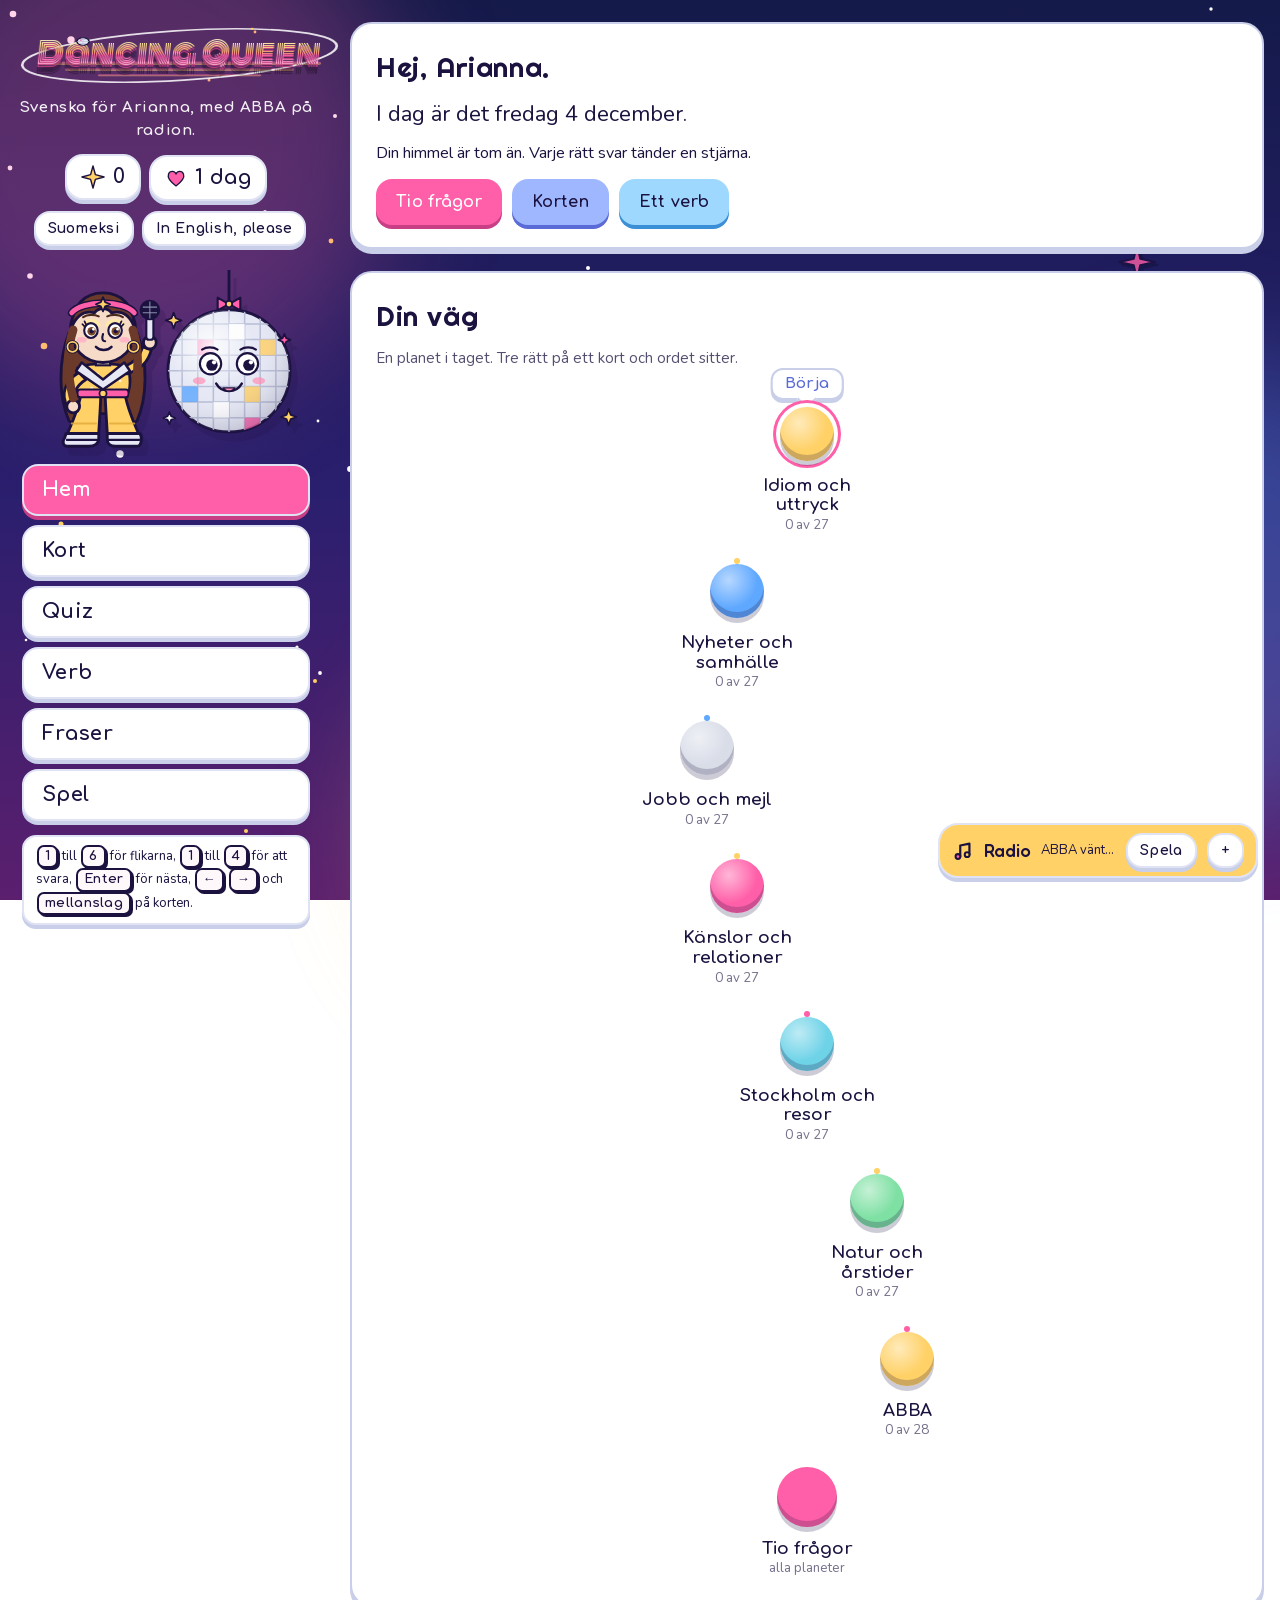
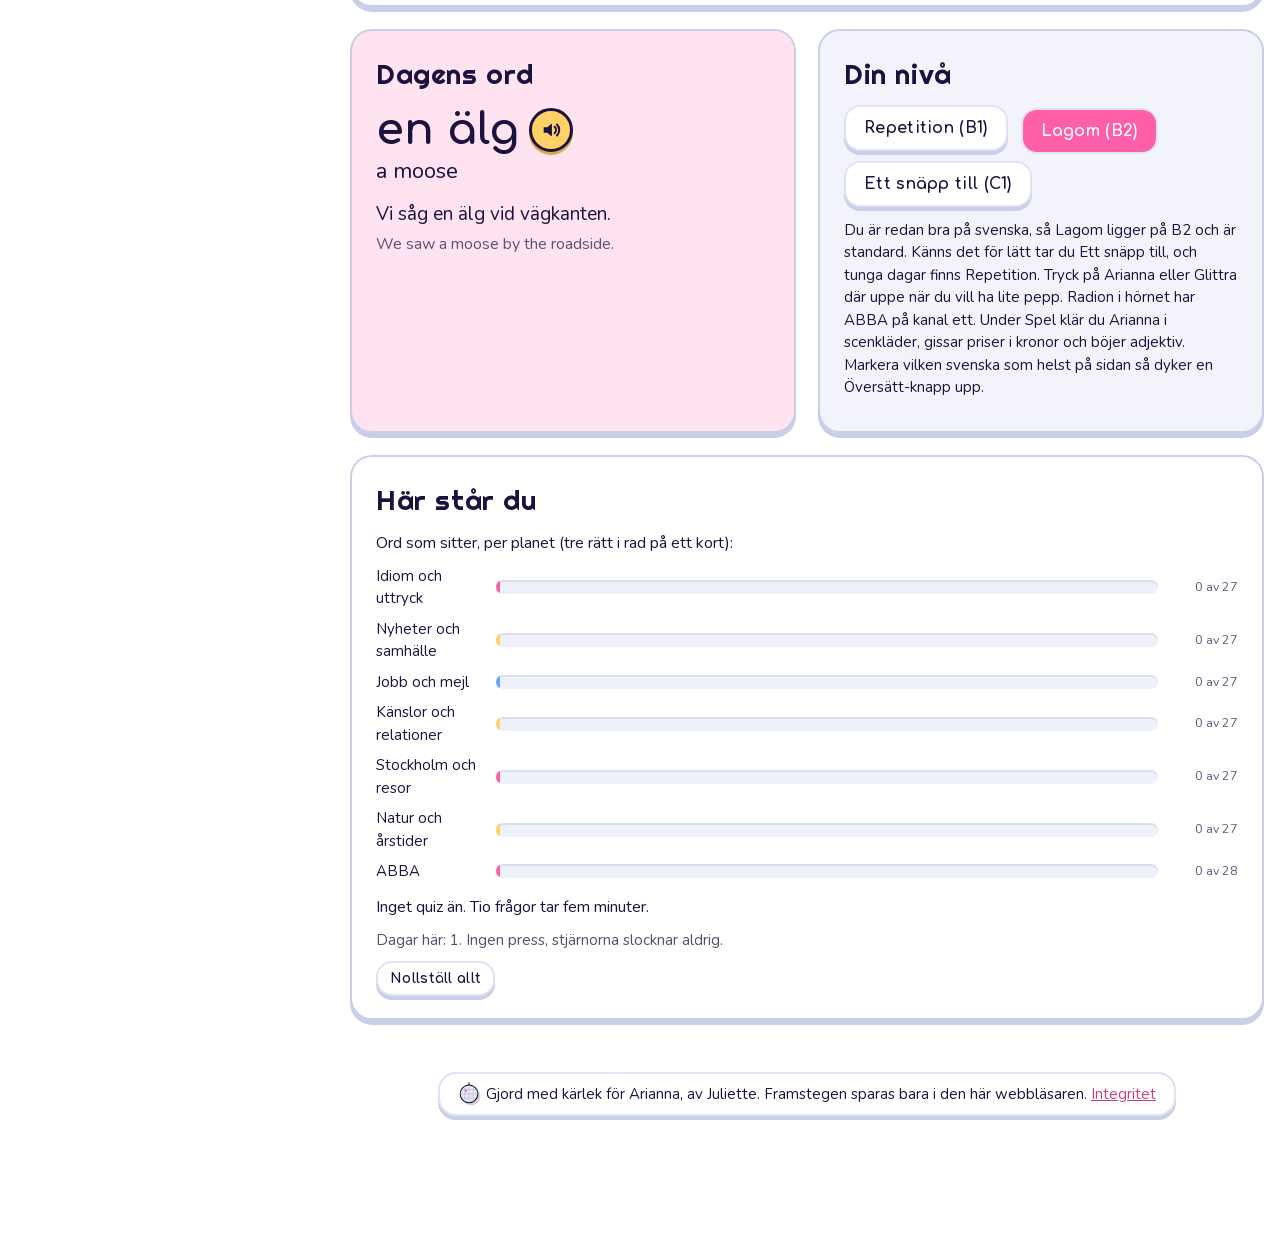
<file: index.html>
<!doctype html>
<html lang="sv">
<head>
<meta charset="utf-8">
<meta name="viewport" content="width=device-width, initial-scale=1">
<title>Dancing Queen</title>
<meta name="description" content="Svenska för Arianna, med ABBA på radion.">
<link rel="stylesheet" href="fonts/fonts.css?v=1">
<link rel="stylesheet" href="style.css?v=2">
<link rel="manifest" href="manifest.webmanifest">
<meta name="apple-mobile-web-app-capable" content="yes">
<meta name="apple-mobile-web-app-status-bar-style" content="black-translucent">
<meta name="apple-mobile-web-app-title" content="Dancing Queen">
<meta name="theme-color" content="#141a4a">
<link rel="apple-touch-icon" href="icon-180.png">
<link rel="icon" href="data:image/svg+xml,%3Csvg xmlns='http://www.w3.org/2000/svg' viewBox='0 0 100 100'%3E%3Ccircle cx='50' cy='54' r='40' fill='%23e6e9f5' stroke='%231c1240' stroke-width='6'/%3E%3Cpath d='M10 54h80M18 34h64M18 74h64M50 14v80M30 20v68M70 20v68' stroke='%23b7bdd6' stroke-width='3'/%3E%3Ccircle cx='36' cy='40' r='6' fill='%23ff5fa8'/%3E%3Ccircle cx='66' cy='64' r='6' fill='%23ffd166'/%3E%3C/svg%3E">
</head>
<body>
<svg id="sky" aria-hidden="true"></svg>
<div class="blob a"></div><div class="blob b"></div><div class="blob c"></div>

<div class="wrap">
<header class="top">
  <button class="char j" id="charJ" aria-label="Arianna">
    <span class="bubble" id="bubbleJ"></span>
    <svg viewBox="0 0 200 270" xmlns="http://www.w3.org/2000/svg">
      <!-- hair back, long and wavy -->
      <path d="M52 108 C36 150 38 200 52 232 C60 240 70 232 74 222 L126 222 C130 232 140 240 148 232 C162 200 164 150 148 108 Z" fill="#6b3a2a" stroke="#1c1240" stroke-width="4" stroke-linejoin="round"/>
      <!-- flared legs -->
      <path d="M70 188 C68 208 58 232 50 250 L94 250 C95 230 97 208 97 188 Z" fill="#ffd166" stroke="#1c1240" stroke-width="4" stroke-linejoin="round"/>
      <path d="M103 188 C103 208 105 230 106 250 L150 250 C142 232 132 208 130 188 Z" fill="#ffd166" stroke="#1c1240" stroke-width="4" stroke-linejoin="round"/>
      <path d="M56 236 h34 M110 236 h34" stroke="#e0a93a" stroke-width="3" stroke-linecap="round" opacity=".8"/>
      <!-- platform boots -->
      <path d="M48 250 H94 V258 C94 264 88 268 80 268 H50 C44 268 42 262 46 256 Z" fill="#e6e9f5" stroke="#1c1240" stroke-width="4" stroke-linejoin="round"/>
      <path d="M106 250 H152 C156 256 154 268 148 268 H118 C110 268 106 264 106 258 Z" fill="#e6e9f5" stroke="#1c1240" stroke-width="4" stroke-linejoin="round"/>
      <path d="M48 259 h46 M106 259 h46" stroke="#1c1240" stroke-width="3"/>
      <!-- jumpsuit body -->
      <path d="M64 158 C60 178 62 196 68 196 L132 196 C138 196 140 178 136 158 C126 150 74 150 64 158 Z" fill="#ffd166" stroke="#1c1240" stroke-width="4" stroke-linejoin="round"/>
      <g fill="#fff" opacity=".75"><circle cx="78" cy="172" r="2"/><circle cx="92" cy="166" r="2"/><circle cx="110" cy="170" r="2"/><circle cx="124" cy="176" r="2"/><circle cx="84" cy="186" r="2"/><circle cx="116" cy="188" r="2"/><circle cx="100" cy="180" r="2"/></g>
      <!-- belt -->
      <rect x="64" y="188" width="72" height="11" rx="4" fill="#ff5fa8" stroke="#1c1240" stroke-width="3"/>
      <circle cx="100" cy="193.5" r="5" fill="#ffd166" stroke="#1c1240" stroke-width="2.5"/>
      <!-- left arm on the hip -->
      <path d="M66 164 C46 176 40 196 50 212 L62 208 C56 198 60 184 76 174 Z" fill="#ffd166" stroke="#1c1240" stroke-width="4" stroke-linejoin="round"/>
      <circle cx="58" cy="212" r="9" fill="#f6dcc8" stroke="#1c1240" stroke-width="4"/>
      <!-- right arm up with the microphone -->
      <path d="M134 166 C152 160 164 150 168 132 L156 128 C152 142 144 150 130 156 Z" fill="#ffd166" stroke="#1c1240" stroke-width="4" stroke-linejoin="round"/>
      <circle cx="166" cy="122" r="9" fill="#f6dcc8" stroke="#1c1240" stroke-width="4"/>
      <rect x="161" y="84" width="10" height="34" rx="4" fill="#e6e9f5" stroke="#1c1240" stroke-width="3"/>
      <circle cx="166" cy="76" r="13" fill="#1c1240" stroke="#1c1240" stroke-width="3"/>
      <path d="M156 72 h20 M156 80 h20 M166 64 v24" stroke="#8a8fb0" stroke-width="1.5"/>
      <!-- wide pointed collar -->
      <path d="M70 150 L100 174 L130 150 L138 162 L100 188 L62 162 Z" fill="#e6e9f5" stroke="#1c1240" stroke-width="3.5" stroke-linejoin="round"/>
      <!-- neck -->
      <rect x="90" y="140" width="20" height="14" fill="#f6dcc8" stroke="#1c1240" stroke-width="3"/>
      <!-- face -->
      <circle cx="100" cy="104" r="46" fill="#f6dcc8" stroke="#1c1240" stroke-width="4"/>
      <!-- hair front with curtain bangs -->
      <path d="M56 100 C56 70 74 52 100 52 C126 52 144 70 144 100 C138 84 128 76 112 80 C106 72 94 72 88 80 C72 76 62 86 56 100 Z" fill="#6b3a2a" stroke="#1c1240" stroke-width="4" stroke-linejoin="round"/>
      <path d="M58 104 C48 134 50 168 58 200" fill="none" stroke="#6b3a2a" stroke-width="12" stroke-linecap="round"/>
      <path d="M142 104 C152 134 150 168 142 200" fill="none" stroke="#6b3a2a" stroke-width="12" stroke-linecap="round"/>
      <!-- sparkly headband -->
      <path d="M56 80 C70 62 130 62 144 80" fill="none" stroke="#1c1240" stroke-width="11" stroke-linecap="round"/>
      <path d="M56 80 C70 62 130 62 144 80" fill="none" stroke="#ff5fa8" stroke-width="7" stroke-linecap="round"/>
      <path d="M100 58 l3 7 7 3 -7 3 -3 7 -3 -7 -7 -3 7 -3z" fill="#ffd166" stroke="#1c1240" stroke-width="2.5" stroke-linejoin="round"/>
      <!-- hoop earrings -->
      <circle cx="57" cy="128" r="7" fill="none" stroke="#1c1240" stroke-width="5"/><circle cx="57" cy="128" r="7" fill="none" stroke="#ffd166" stroke-width="2.5"/>
      <circle cx="143" cy="128" r="7" fill="none" stroke="#1c1240" stroke-width="5"/><circle cx="143" cy="128" r="7" fill="none" stroke="#ffd166" stroke-width="2.5"/>
      <!-- eyes with gold shimmer, lashes, brows -->
      <path d="M72 97 C78 90 90 90 94 97" fill="none" stroke="#ffe9a8" stroke-width="6" stroke-linecap="round" opacity=".95"/>
      <path d="M106 97 C110 90 122 90 128 97" fill="none" stroke="#ffe9a8" stroke-width="6" stroke-linecap="round" opacity=".95"/>
      <ellipse cx="83" cy="105" rx="9.5" ry="10.5" fill="#fff" stroke="#1c1240" stroke-width="3"/>
      <ellipse cx="117" cy="105" rx="9.5" ry="10.5" fill="#fff" stroke="#1c1240" stroke-width="3"/>
      <circle cx="84" cy="106" r="6" fill="#7a4a2a"/><circle cx="118" cy="106" r="6" fill="#7a4a2a"/>
      <circle cx="84" cy="106" r="3" fill="#1c1240"/><circle cx="118" cy="106" r="3" fill="#1c1240"/>
      <circle cx="86.5" cy="103" r="1.8" fill="#fff"/><circle cx="120.5" cy="103" r="1.8" fill="#fff"/>
      <path d="M74 99 l-3 -3 M76 96 l-2 -4 M126 99 l3 -3 M124 96 l2 -4" stroke="#1c1240" stroke-width="2.5" stroke-linecap="round"/>
      <path d="M72 86 C78 82 88 82 94 85 M106 85 C112 82 122 82 128 86" fill="none" stroke="#4a2a1e" stroke-width="3" stroke-linecap="round"/>
      <!-- blush, nose, smile -->
      <ellipse cx="70" cy="118" rx="7" ry="4" fill="#ffb6c6"/><ellipse cx="130" cy="118" rx="7" ry="4" fill="#ffb6c6"/>
      <path d="M100 110 c-2 6 -1 10 3 10" fill="none" stroke="#1c1240" stroke-width="3" stroke-linecap="round"/>
      <path d="M90 128 C96 134 106 134 112 128" fill="none" stroke="#1c1240" stroke-width="3.5" stroke-linecap="round"/>
    </svg>
  </button>

  <div class="title">
    <h1>Dancing Queen</h1>
    <p>Svenska för Arianna, med ABBA på radion.</p>
    <div class="starbadge" id="starBadge" title="Stjärnor du har samlat">
      <svg viewBox="0 0 100 100"><path d="M50 4 L60 40 L96 50 L60 60 L50 96 L40 60 L4 50 L40 40 Z" fill="#ffd166" stroke="#1c1240" stroke-width="6" stroke-linejoin="round"/></svg>
      <span id="starCount">0</span>
    </div>
  </div>

  <button class="char c" id="charC" aria-label="Glittra">
    <span class="bubble" id="bubbleC"></span>
    <svg viewBox="0 0 200 250" xmlns="http://www.w3.org/2000/svg">
      <defs>
        <clipPath id="ballclip"><circle cx="100" cy="142" r="86"/></clipPath>
        <radialGradient id="ballshine" cx=".35" cy=".3" r=".8"><stop offset="0" stop-color="#fff" stop-opacity=".9"/><stop offset=".45" stop-color="#fff" stop-opacity="0"/><stop offset="1" stop-color="#1c1240" stop-opacity=".25"/></radialGradient>
      </defs>
      <!-- string and little bow -->
      <path d="M100 0 v50" stroke="#1c1240" stroke-width="4" stroke-linecap="round"/>
      <path d="M100 48 l-16 -9 v18 z M100 48 l16 -9 v18 z" fill="#ff5fa8" stroke="#1c1240" stroke-width="3" stroke-linejoin="round"/>
      <circle cx="100" cy="48" r="4.5" fill="#ffd166" stroke="#1c1240" stroke-width="2.5"/>
      <!-- mirror ball -->
      <circle cx="100" cy="142" r="86" fill="#e6e9f5" stroke="#1c1240" stroke-width="4"/>
      <g clip-path="url(#ballclip)" stroke="#b7bdd6" stroke-width="2.2" fill="none">
        <path d="M0 142 H200 M0 120 H200 M0 164 H200 M0 98 H200 M0 186 H200 M0 76 H200 M0 208 H200"/>
        <path d="M100 56 V228 M78 56 V228 M122 56 V228 M56 56 V228 M144 56 V228 M34 70 V214 M166 70 V214"/>
      </g>
      <g clip-path="url(#ballclip)" opacity=".85">
        <rect x="56" y="98" width="22" height="22" fill="#ff5fa8"/><rect x="122" y="164" width="22" height="22" fill="#ffd166"/><rect x="144" y="98" width="22" height="22" fill="#ffd166"/><rect x="34" y="164" width="22" height="22" fill="#5fa8ff"/><rect x="78" y="186" width="22" height="22" fill="#fff"/><rect x="100" y="76" width="22" height="22" fill="#fff"/><rect x="122" y="208" width="22" height="22" fill="#ff5fa8"/>
      </g>
      <circle cx="100" cy="142" r="86" fill="url(#ballshine)"/>
      <!-- face -->
      <circle cx="74" cy="132" r="15" fill="#fff" stroke="#1c1240" stroke-width="3"/>
      <circle cx="126" cy="132" r="15" fill="#fff" stroke="#1c1240" stroke-width="3"/>
      <circle cx="76" cy="134" r="8" fill="#1c1240"/><circle cx="128" cy="134" r="8" fill="#1c1240"/>
      <circle cx="79" cy="130" r="3" fill="#fff"/><circle cx="131" cy="130" r="3" fill="#fff"/>
      <path d="M62 112 C68 108 78 108 84 112 M116 112 C122 108 132 108 138 112" fill="none" stroke="#1c1240" stroke-width="3" stroke-linecap="round"/>
      <ellipse cx="58" cy="156" rx="9" ry="5" fill="#ff8fb4" opacity=".7"/><ellipse cx="142" cy="156" rx="9" ry="5" fill="#ff8fb4" opacity=".7"/>
      <path d="M82 160 C90 174 110 174 118 160" fill="none" stroke="#1c1240" stroke-width="3.5" stroke-linecap="round"/>
      <path d="M92 166 c3 6 13 6 16 0 z" fill="#ff8fb4" stroke="#1c1240" stroke-width="2"/>
      <!-- sparkles -->
      <path d="M22 60 l3 8 8 3 -8 3 -3 8 -3 -8 -8 -3 8 -3z" fill="#ffd166" stroke="#1c1240" stroke-width="2.5" stroke-linejoin="round"/>
      <path d="M178 90 l2.5 6 6 2.5 -6 2.5 -2.5 6 -2.5 -6 -6 -2.5 6 -2.5z" fill="#ff5fa8" stroke="#1c1240" stroke-width="2.5" stroke-linejoin="round"/>
      <path d="M16 200 l2.5 6 6 2.5 -6 2.5 -2.5 6 -2.5 -6 -6 -2.5 6 -2.5z" fill="#fff" stroke="#1c1240" stroke-width="2.5" stroke-linejoin="round"/>
      <path d="M184 196 l3 8 8 3 -8 3 -3 8 -3 -8 -8 -3 8 -3z" fill="#ffd166" stroke="#1c1240" stroke-width="2.5" stroke-linejoin="round"/>
    </svg>
  </button>
</header>

<nav class="tabs" id="tabs">
  <button class="tab on" data-view="home">Hem</button>
  <button class="tab" data-view="cards">Kort</button>
  <button class="tab" data-view="quiz">Quiz</button>
  <button class="tab" data-view="verbs">Verb</button>
  <button class="tab" data-view="phrases">Fraser</button>
  <button class="tab" data-view="games">Spel</button>
</nav>

<main>
<section id="view-home">
  <div class="panel">
    <h2 id="greeting">Hej, Arianna.</h2>
    <p class="big" id="dateLine"></p>
    <p id="starLine"></p>
    <div class="row" style="margin-top:14px">
      <button class="btn pink" data-go="quiz">Tio frågor</button>
      <button class="btn lilac" data-go="cards">Korten</button>
      <button class="btn blue" data-go="verbs">Ett verb</button>
    </div>
  </div>
  <div class="cols">
    <div class="panel pink">
      <h2>Dagens ord</h2>
      <div class="row"><span class="word" id="wodFr"></span><button class="speak" id="wodSpeak" aria-label="Lyssna"><svg viewBox="0 0 24 24"><path d="M4 9v6h4l5 4V5L8 9H4z" fill="#1c1240"/><path d="M16 8.5a5 5 0 0 1 0 7M18.5 6a8.5 8.5 0 0 1 0 12" fill="none" stroke="#1c1240" stroke-width="2.2" stroke-linecap="round"/></svg></button></div>
      <p class="big" id="wodEn"></p>
      <p class="ex" id="wodEx"></p>
    </div>
    <div class="panel soft">
      <h2>Din nivå</h2>
      <div class="levels" id="levels">
        <button class="btn plain" data-lvl="1">Repetition (B1)</button>
        <button class="btn plain" data-lvl="2">Lagom (B2)</button>
        <button class="btn plain" data-lvl="3">Ett snäpp till (C1)</button>
      </div>
      <p class="small" style="margin-top:12px">Du är redan bra på svenska, så Lagom ligger på B2 och är standard. Känns det för lätt tar du Ett snäpp till, och tunga dagar finns Repetition. Tryck på Arianna eller Glittra där uppe när du vill ha lite pepp. Radion i hörnet har ABBA på kanal ett. Under Spel klär du Arianna i scenkläder, gissar priser i kronor och böjer adjektiv. Markera vilken svenska som helst på sidan så dyker en Översätt-knapp upp.</p>
    </div>
  </div>
  <div class="panel" id="progressPanel"></div>
</section>

<section id="view-cards" hidden>
  <div class="panel">
    <h2>Vilken planet i dag?</h2>
    <div class="planets" id="deckPlanets"></div>
  </div>
  <div id="cardArea"></div>
</section>

<section id="view-quiz" hidden>
  <div id="quizArea"></div>
</section>

<section id="view-verbs" hidden>
  <div class="panel">
    <h2>Böj det här</h2>
    <div class="row">
      <select id="verbSel"></select>
      <select id="tenseSel">
        <option value="pres">presens</option>
        <option value="pret">preteritum</option>
        <option value="perf">perfekt</option>
        <option value="fut">futurum</option>
      </select>
      <button class="btn sm plain" id="verbTable">Visa tabellen</button>
    </div>
    <div id="verbArea" style="margin-top:18px"></div>
    <div id="verbTableArea" style="margin-top:14px"></div>
  </div>
</section>

<section id="view-games" hidden><div id="gameArea"></div></section>

<section id="view-phrases" hidden>
  <div class="panel">
    <h2>Sånt du faktiskt säger</h2>
    <div class="row" style="margin-bottom:8px">
      <button class="btn sm plain" id="toggleEn">Dölj engelskan</button>
      <button class="btn sm plain" id="challengeMode">Utmaning</button>
      <button class="btn sm plain" id="shufflePhrases">Blanda</button>
    </div>
    <div id="phraseList"></div>
  </div>
</section>
</main>

<footer>Gjord med kärlek för Arianna, av Juliette. Framstegen sparas bara i den här webbläsaren. <a href="privacy.html">Integritet</a></footer>
</div>

<aside class="radio min" id="radio">
  <div class="bar">
    <svg class="icon" viewBox="0 0 24 24"><path d="M9 18V6l10-2v12" fill="none" stroke="#1c1240" stroke-width="2.4" stroke-linecap="round" stroke-linejoin="round"/><circle cx="6.5" cy="18" r="2.6" fill="#ff5fa8" stroke="#1c1240" stroke-width="2.2"/><circle cx="16.5" cy="16" r="2.6" fill="#ffd166" stroke="#1c1240" stroke-width="2.2"/></svg>
    <span>Radio</span>
    <span class="np" id="nowPlaying">ABBA väntar på kanal ett.</span>
    <button class="btn sm plain" id="radioPlay">Spela</button>
    <button class="btn sm plain" id="radioToggle" aria-label="Öppna eller minimera">+</button>
  </div>
  <div class="body">
    <div class="stations" id="stations"></div>
    <div class="yt" id="yt"><div id="ytPlayer"></div></div>
    <form class="custom" id="customForm">
      <input type="text" id="customUrl" placeholder="Klistra in en YouTube-länk eller spellista">
      <button class="btn sm lilac" type="submit">Kör</button>
    </form>
  </div>
</aside>

<script src="data.js?v=2"></script>
<script src="data-fi.js?v=2"></script>
<script src="lang.js?v=2"></script>
<script src="app.js?v=2"></script>
<script src="games.js?v=2"></script>
<script src="fi.js?v=2"></script>
<script src="english.js?v=2"></script>
<script src="interactive.js?v=2"></script>
<script src="disco.js?v=2"></script>
<script src="path.js?v=2"></script>
<script src="native.js?v=2"></script>
</body>
</html>
</file>
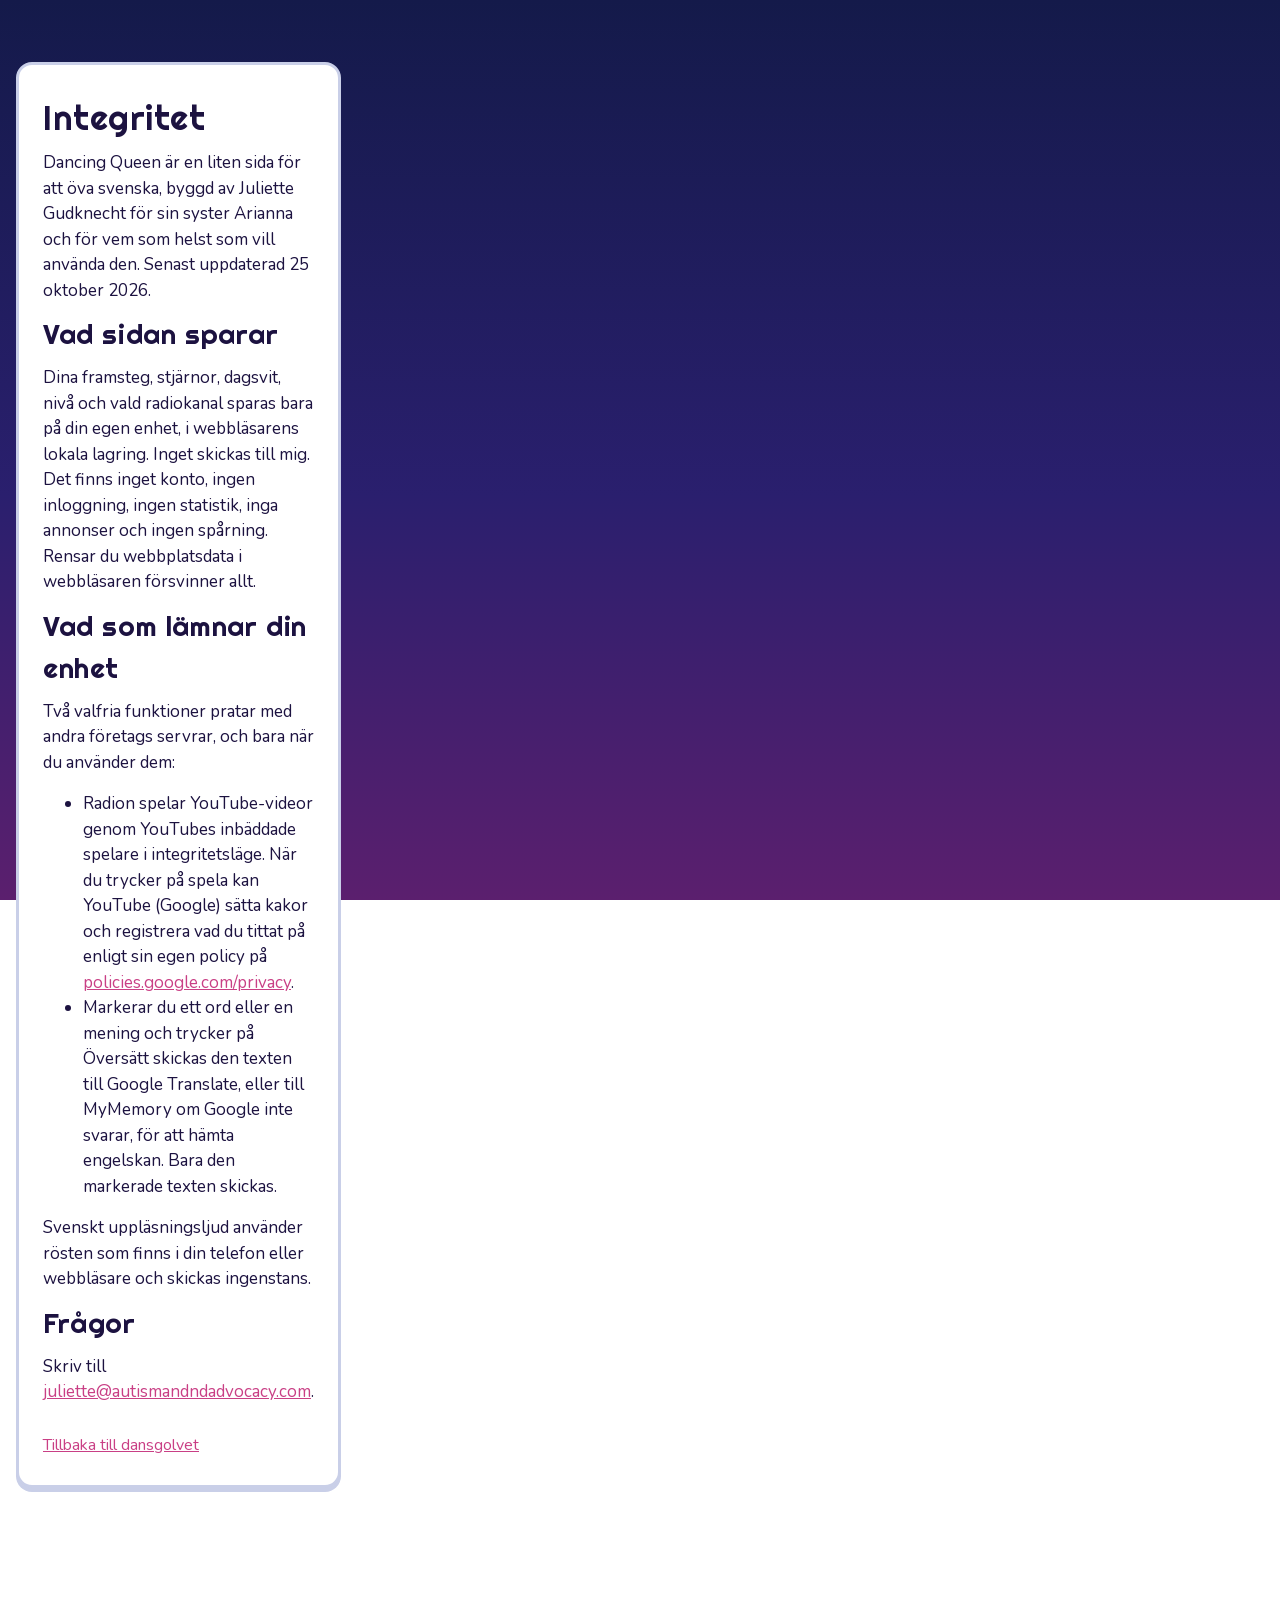
<file: privacy.html>
<!doctype html>
<html lang="sv">
<head>
<meta charset="utf-8">
<meta name="viewport" content="width=device-width, initial-scale=1">
<title>Integritet, Dancing Queen</title>
<meta name="description" content="Vad Dancing Queen gör och inte gör med dina uppgifter.">
<link rel="stylesheet" href="fonts/fonts.css?v=1">
<link rel="stylesheet" href="style.css?v=1">
<style>
  .privacy{max-width:720px;margin:40px auto;padding:28px 24px;background:#fff;border:3px solid var(--edge);border-radius:16px;box-shadow:var(--shadow)}
  .privacy h1{font-size:34px;margin:0 0 6px}
  .privacy p,.privacy li{font-size:17px}
  .privacy a{color:var(--pink3)}
  .privacy .back{display:inline-block;margin-top:18px}
</style>
</head>
<body>
<div class="wrap">
<article class="privacy">
<h1>Integritet</h1>
<p>Dancing Queen är en liten sida för att öva svenska, byggd av Juliette Gudknecht för sin syster Arianna och för vem som helst som vill använda den. Senast uppdaterad 25 oktober 2026.</p>

<h2>Vad sidan sparar</h2>
<p>Dina framsteg, stjärnor, dagsvit, nivå och vald radiokanal sparas bara på din egen enhet, i webbläsarens lokala lagring. Inget skickas till mig. Det finns inget konto, ingen inloggning, ingen statistik, inga annonser och ingen spårning. Rensar du webbplatsdata i webbläsaren försvinner allt.</p>

<h2>Vad som lämnar din enhet</h2>
<p>Två valfria funktioner pratar med andra företags servrar, och bara när du använder dem:</p>
<ul>
  <li>Radion spelar YouTube-videor genom YouTubes inbäddade spelare i integritetsläge. När du trycker på spela kan YouTube (Google) sätta kakor och registrera vad du tittat på enligt sin egen policy på <a href="https://policies.google.com/privacy">policies.google.com/privacy</a>.</li>
  <li>Markerar du ett ord eller en mening och trycker på Översätt skickas den texten till Google Translate, eller till MyMemory om Google inte svarar, för att hämta engelskan. Bara den markerade texten skickas.</li>
</ul>
<p>Svenskt uppläsningsljud använder rösten som finns i din telefon eller webbläsare och skickas ingenstans.</p>

<h2>Frågor</h2>
<p>Skriv till <a href="mailto:juliette@autismandndadvocacy.com">juliette@autismandndadvocacy.com</a>.</p>
<a class="back" href="index.html">Tillbaka till dansgolvet</a>
</article>
</div>
</body>
</html>
</file>
<file: fonts/fonts.css>
/* Fredoka and Nunito, bundled from Google Fonts (OFL) so the app works offline */
@font-face{font-family:'Fredoka';font-style:normal;font-weight:500;font-display:swap;src:url(fredoka-normal-500-latin-ext.woff2) format('woff2');unicode-range:U+0100-02BA, U+02BD-02C5, U+02C7-02CC, U+02CE-02D7, U+02DD-02FF, U+0304, U+0308, U+0329, U+1D00-1DBF, U+1E00-1E9F, U+1EF2-1EFF, U+2020, U+20A0-20AB, U+20AD-20C4, U+2113, U+2C60-2C7F, U+A720-A7FF;}
@font-face{font-family:'Fredoka';font-style:normal;font-weight:500;font-display:swap;src:url(fredoka-normal-500-latin.woff2) format('woff2');unicode-range:U+0000-00FF, U+0131, U+0152-0153, U+02BB-02BC, U+02C6, U+02DA, U+02DC, U+0304, U+0308, U+0329, U+2000-206F, U+20AC, U+2122, U+2191, U+2193, U+2212, U+2215, U+FEFF, U+FFFD;}
@font-face{font-family:'Fredoka';font-style:normal;font-weight:600;font-display:swap;src:url(fredoka-normal-500-latin-ext.woff2) format('woff2');unicode-range:U+0100-02BA, U+02BD-02C5, U+02C7-02CC, U+02CE-02D7, U+02DD-02FF, U+0304, U+0308, U+0329, U+1D00-1DBF, U+1E00-1E9F, U+1EF2-1EFF, U+2020, U+20A0-20AB, U+20AD-20C4, U+2113, U+2C60-2C7F, U+A720-A7FF;}
@font-face{font-family:'Fredoka';font-style:normal;font-weight:600;font-display:swap;src:url(fredoka-normal-500-latin.woff2) format('woff2');unicode-range:U+0000-00FF, U+0131, U+0152-0153, U+02BB-02BC, U+02C6, U+02DA, U+02DC, U+0304, U+0308, U+0329, U+2000-206F, U+20AC, U+2122, U+2191, U+2193, U+2212, U+2215, U+FEFF, U+FFFD;}
@font-face{font-family:'Fredoka';font-style:normal;font-weight:700;font-display:swap;src:url(fredoka-normal-500-latin-ext.woff2) format('woff2');unicode-range:U+0100-02BA, U+02BD-02C5, U+02C7-02CC, U+02CE-02D7, U+02DD-02FF, U+0304, U+0308, U+0329, U+1D00-1DBF, U+1E00-1E9F, U+1EF2-1EFF, U+2020, U+20A0-20AB, U+20AD-20C4, U+2113, U+2C60-2C7F, U+A720-A7FF;}
@font-face{font-family:'Fredoka';font-style:normal;font-weight:700;font-display:swap;src:url(fredoka-normal-500-latin.woff2) format('woff2');unicode-range:U+0000-00FF, U+0131, U+0152-0153, U+02BB-02BC, U+02C6, U+02DA, U+02DC, U+0304, U+0308, U+0329, U+2000-206F, U+20AC, U+2122, U+2191, U+2193, U+2212, U+2215, U+FEFF, U+FFFD;}
@font-face{font-family:'Nunito';font-style:italic;font-weight:400;font-display:swap;src:url(nunito-italic-400-latin-ext.woff) format('woff');unicode-range:U+0100-02BA, U+02BD-02C5, U+02C7-02CC, U+02CE-02D7, U+02DD-02FF, U+0304, U+0308, U+0329, U+1D00-1DBF, U+1E00-1E9F, U+1EF2-1EFF, U+2020, U+20A0-20AB, U+20AD-20C4, U+2113, U+2C60-2C7F, U+A720-A7FF;}
@font-face{font-family:'Nunito';font-style:italic;font-weight:400;font-display:swap;src:url(nunito-italic-400-latin.woff) format('woff');unicode-range:U+0000-00FF, U+0131, U+0152-0153, U+02BB-02BC, U+02C6, U+02DA, U+02DC, U+0304, U+0308, U+0329, U+2000-206F, U+20AC, U+2122, U+2191, U+2193, U+2212, U+2215, U+FEFF, U+FFFD;}
@font-face{font-family:'Nunito';font-style:normal;font-weight:400;font-display:swap;src:url(nunito-normal-400-latin-ext.woff2) format('woff2');unicode-range:U+0100-02BA, U+02BD-02C5, U+02C7-02CC, U+02CE-02D7, U+02DD-02FF, U+0304, U+0308, U+0329, U+1D00-1DBF, U+1E00-1E9F, U+1EF2-1EFF, U+2020, U+20A0-20AB, U+20AD-20C4, U+2113, U+2C60-2C7F, U+A720-A7FF;}
@font-face{font-family:'Nunito';font-style:normal;font-weight:400;font-display:swap;src:url(nunito-normal-400-latin.woff2) format('woff2');unicode-range:U+0000-00FF, U+0131, U+0152-0153, U+02BB-02BC, U+02C6, U+02DA, U+02DC, U+0304, U+0308, U+0329, U+2000-206F, U+20AC, U+2122, U+2191, U+2193, U+2212, U+2215, U+FEFF, U+FFFD;}
@font-face{font-family:'Nunito';font-style:normal;font-weight:700;font-display:swap;src:url(nunito-normal-400-latin-ext.woff2) format('woff2');unicode-range:U+0100-02BA, U+02BD-02C5, U+02C7-02CC, U+02CE-02D7, U+02DD-02FF, U+0304, U+0308, U+0329, U+1D00-1DBF, U+1E00-1E9F, U+1EF2-1EFF, U+2020, U+20A0-20AB, U+20AD-20C4, U+2113, U+2C60-2C7F, U+A720-A7FF;}
@font-face{font-family:'Nunito';font-style:normal;font-weight:700;font-display:swap;src:url(nunito-normal-400-latin.woff2) format('woff2');unicode-range:U+0000-00FF, U+0131, U+0152-0153, U+02BB-02BC, U+02C6, U+02DA, U+02DC, U+0304, U+0308, U+0329, U+2000-206F, U+20AC, U+2122, U+2191, U+2193, U+2212, U+2215, U+FEFF, U+FFFD;}
@font-face{font-family:'Nunito';font-style:normal;font-weight:800;font-display:swap;src:url(nunito-normal-400-latin-ext.woff2) format('woff2');unicode-range:U+0100-02BA, U+02BD-02C5, U+02C7-02CC, U+02CE-02D7, U+02DD-02FF, U+0304, U+0308, U+0329, U+1D00-1DBF, U+1E00-1E9F, U+1EF2-1EFF, U+2020, U+20A0-20AB, U+20AD-20C4, U+2113, U+2C60-2C7F, U+A720-A7FF;}
@font-face{font-family:'Nunito';font-style:normal;font-weight:800;font-display:swap;src:url(nunito-normal-400-latin.woff2) format('woff2');unicode-range:U+0000-00FF, U+0131, U+0152-0153, U+02BB-02BC, U+02C6, U+02DA, U+02DC, U+0304, U+0308, U+0329, U+2000-206F, U+20AC, U+2122, U+2191, U+2193, U+2212, U+2215, U+FEFF, U+FFFD;}

/* Righteous and Comfortaa (OFL), the retro-futuristic display faces */
@font-face{font-family:'Comfortaa';font-style:normal;font-weight:600;font-display:swap;src:url(comfortaa-normal-600-latin-ext.woff2) format('woff2');unicode-range:U+0100-02BA, U+02BD-02C5, U+02C7-02CC, U+02CE-02D7, U+02DD-02FF, U+0304, U+0308, U+0329, U+1D00-1DBF, U+1E00-1E9F, U+1EF2-1EFF, U+2020, U+20A0-20AB, U+20AD-20C4, U+2113, U+2C60-2C7F, U+A720-A7FF;}
@font-face{font-family:'Comfortaa';font-style:normal;font-weight:600;font-display:swap;src:url(comfortaa-normal-600-latin.woff2) format('woff2');unicode-range:U+0000-00FF, U+0131, U+0152-0153, U+02BB-02BC, U+02C6, U+02DA, U+02DC, U+0304, U+0308, U+0329, U+2000-206F, U+20AC, U+2122, U+2191, U+2193, U+2212, U+2215, U+FEFF, U+FFFD;}
@font-face{font-family:'Comfortaa';font-style:normal;font-weight:700;font-display:swap;src:url(comfortaa-normal-600-latin-ext.woff2) format('woff2');unicode-range:U+0100-02BA, U+02BD-02C5, U+02C7-02CC, U+02CE-02D7, U+02DD-02FF, U+0304, U+0308, U+0329, U+1D00-1DBF, U+1E00-1E9F, U+1EF2-1EFF, U+2020, U+20A0-20AB, U+20AD-20C4, U+2113, U+2C60-2C7F, U+A720-A7FF;}
@font-face{font-family:'Comfortaa';font-style:normal;font-weight:700;font-display:swap;src:url(comfortaa-normal-600-latin.woff2) format('woff2');unicode-range:U+0000-00FF, U+0131, U+0152-0153, U+02BB-02BC, U+02C6, U+02DA, U+02DC, U+0304, U+0308, U+0329, U+2000-206F, U+20AC, U+2122, U+2191, U+2193, U+2212, U+2215, U+FEFF, U+FFFD;}
@font-face{font-family:'Righteous';font-style:normal;font-weight:400;font-display:swap;src:url(righteous-normal-400-latin-ext.woff2) format('woff2');unicode-range:U+0100-02BA, U+02BD-02C5, U+02C7-02CC, U+02CE-02D7, U+02DD-02FF, U+0304, U+0308, U+0329, U+1D00-1DBF, U+1E00-1E9F, U+1EF2-1EFF, U+2020, U+20A0-20AB, U+20AD-20C4, U+2113, U+2C60-2C7F, U+A720-A7FF;}
@font-face{font-family:'Righteous';font-style:normal;font-weight:400;font-display:swap;src:url(righteous-normal-400-latin.woff2) format('woff2');unicode-range:U+0000-00FF, U+0131, U+0152-0153, U+02BB-02BC, U+02C6, U+02DA, U+02DC, U+0304, U+0308, U+0329, U+2000-206F, U+20AC, U+2122, U+2191, U+2193, U+2212, U+2215, U+FEFF, U+FFFD;}

/* Monoton and Bungee (OFL), the disco display faces for the title */
@font-face{font-family:'Monoton';font-style:normal;font-weight:400;font-display:swap;src:url(monoton-normal-400-latin-ext.woff2) format('woff2');unicode-range:U+0100-02BA, U+02BD-02C5, U+02C7-02CC, U+02CE-02D7, U+02DD-02FF, U+0304, U+0308, U+0329, U+1D00-1DBF, U+1E00-1E9F, U+1EF2-1EFF, U+2020, U+20A0-20AB, U+20AD-20C4, U+2113, U+2C60-2C7F, U+A720-A7FF;}
@font-face{font-family:'Monoton';font-style:normal;font-weight:400;font-display:swap;src:url(monoton-normal-400-latin.woff2) format('woff2');unicode-range:U+0000-00FF, U+0131, U+0152-0153, U+02BB-02BC, U+02C6, U+02DA, U+02DC, U+0304, U+0308, U+0329, U+2000-206F, U+20AC, U+2122, U+2191, U+2193, U+2212, U+2215, U+FEFF, U+FFFD;}
@font-face{font-family:'Bungee';font-style:normal;font-weight:400;font-display:swap;src:url(bungee-normal-400-latin-ext.woff2) format('woff2');unicode-range:U+0100-02BA, U+02BD-02C5, U+02C7-02CC, U+02CE-02D7, U+02DD-02FF, U+0304, U+0308, U+0329, U+1D00-1DBF, U+1E00-1E9F, U+1EF2-1EFF, U+2020, U+20A0-20AB, U+20AD-20C4, U+2113, U+2C60-2C7F, U+A720-A7FF;}
@font-face{font-family:'Bungee';font-style:normal;font-weight:400;font-display:swap;src:url(bungee-normal-400-latin.woff2) format('woff2');unicode-range:U+0000-00FF, U+0131, U+0152-0153, U+02BB-02BC, U+02C6, U+02DA, U+02DC, U+0304, U+0308, U+0329, U+2000-206F, U+20AC, U+2122, U+2191, U+2193, U+2212, U+2215, U+FEFF, U+FFFD;}
</file>
<file: style.css>
:root{
  --sky1:#2a1850; --sky2:#4b2a86; --ink:#1c1240; --cream:#fff6fb;
  --pink:#ff7ac6; --pink2:#ffc2e2; --lilac:#b48cff; --lilac2:#e6d9ff; --lilac3:#8f63e6;
  --peach:#ffb6a8; --yellow:#ffd98a; --blue:#7fd3ff; --good:#4ccf8a; --bad:#ff6b8a;
  --shadow:6px 6px 0 var(--lilac3);
}
*{box-sizing:border-box}
html,body{margin:0}
body{
  font-family:'Nunito',system-ui,sans-serif; color:var(--ink); line-height:1.5;
  background:linear-gradient(180deg,var(--sky1),var(--sky2) 60%,#6a3aa8);
  min-height:100vh; overflow-x:hidden;
}
h1,h2,h3,.fr{font-family:'Fredoka','Nunito',sans-serif; font-weight:600; letter-spacing:.2px}
h2{font-size:28px; margin:0 0 10px}
h3{font-size:21px; margin:0 0 6px}
p{margin:0 0 10px}
button{font:inherit; color:inherit; cursor:pointer}
a{color:inherit}

/* sky */
#sky{position:fixed; inset:0; width:100%; height:100%; z-index:0; pointer-events:none}
.blob{position:fixed; border-radius:50%; filter:blur(60px); opacity:.45; z-index:0; pointer-events:none; animation:drift 30s ease-in-out infinite alternate}
.blob.a{width:520px;height:520px;background:var(--pink);top:-120px;left:-120px}
.blob.b{width:460px;height:460px;background:var(--lilac);top:40%;right:-160px;animation-delay:-10s}
.blob.c{width:380px;height:380px;background:var(--peach);bottom:-120px;left:30%;animation-delay:-20s}
@keyframes drift{from{transform:translate(0,0) scale(1)}to{transform:translate(40px,30px) scale(1.08)}}
.twinkle{animation:tw 3s ease-in-out infinite}
@keyframes tw{0%,100%{opacity:.35}50%{opacity:1}}

.wrap{position:relative; z-index:1; max-width:1040px; margin:0 auto; padding:18px 16px 140px}

/* header */
.top{display:grid; grid-template-columns:200px 1fr 200px; align-items:end; gap:10px; margin-top:6px}
.title{text-align:center; color:var(--cream)}
.title h1{font-size:clamp(34px,6vw,60px); margin:0; line-height:1.05; text-shadow:4px 4px 0 var(--pink), 8px 8px 0 rgba(0,0,0,.25)}
.title p{margin:10px 0 0; font-size:18px; opacity:.95}
.starbadge{display:inline-flex; align-items:center; gap:8px; margin-top:12px; background:var(--cream); color:var(--ink); border:3px solid var(--ink); border-radius:14px; padding:6px 14px; box-shadow:var(--shadow); font-family:'Fredoka',sans-serif; font-size:20px}
.starbadge svg{width:24px;height:24px}
.char{background:none; border:0; padding:0; position:relative; width:200px; animation:bob 4s ease-in-out infinite}
.char svg{width:100%; height:auto; display:block; filter:drop-shadow(6px 8px 0 rgba(0,0,0,.25))}
.char.c{animation-delay:-2s}
@keyframes bob{0%,100%{transform:translateY(0) rotate(-2deg)}50%{transform:translateY(-14px) rotate(2deg)}}
.bubble{position:absolute; top:-6px; left:50%; transform:translate(-50%,-100%); background:var(--cream); border:3px solid var(--ink); border-radius:14px; padding:6px 12px; font-family:'Fredoka',sans-serif; font-size:18px; white-space:nowrap; opacity:0; transition:opacity .2s, transform .2s; pointer-events:none}
.bubble:after{content:''; position:absolute; left:50%; bottom:-12px; width:16px; height:16px; background:var(--cream); border-right:3px solid var(--ink); border-bottom:3px solid var(--ink); transform:translateX(-50%) rotate(45deg)}
.bubble.show{opacity:1; transform:translate(-50%,-112%)}

/* tabs */
.tabs{display:flex; flex-wrap:wrap; justify-content:center; gap:10px; margin:26px 0 22px}
.tab{background:var(--cream); border:3px solid var(--ink); border-radius:12px; padding:8px 18px; font-family:'Fredoka',sans-serif; font-size:19px; box-shadow:4px 4px 0 var(--ink); transition:transform .08s, box-shadow .08s}
.tab:hover{transform:translate(-1px,-1px); box-shadow:5px 5px 0 var(--ink)}
.tab.on{background:var(--pink); transform:translate(2px,2px); box-shadow:2px 2px 0 var(--ink)}

/* panels */
.panel{background:var(--cream); border:3px solid var(--ink); border-radius:16px; padding:22px 24px; box-shadow:var(--shadow); margin-bottom:22px}
.panel.soft{background:var(--lilac2)}
.panel.pink{background:var(--pink2)}
.row{display:flex; flex-wrap:wrap; gap:10px; align-items:center}
.cols{display:grid; grid-template-columns:1fr 1fr; gap:22px}
.muted{opacity:.75}
.small{font-size:15px}
.big{font-size:22px}
section[hidden]{display:none}

.btn{background:var(--yellow); border:3px solid var(--ink); border-radius:12px; padding:9px 18px; font-family:'Fredoka',sans-serif; font-size:18px; box-shadow:4px 4px 0 var(--ink); transition:transform .08s, box-shadow .08s; display:inline-flex; align-items:center; gap:8px}
.btn:hover{transform:translate(-1px,-1px); box-shadow:5px 5px 0 var(--ink)}
.btn:active,.btn.down{transform:translate(3px,3px); box-shadow:1px 1px 0 var(--ink)}
.btn.pink{background:var(--pink)} .btn.lilac{background:var(--lilac)} .btn.blue{background:var(--blue)} .btn.plain{background:var(--cream)} .btn.good{background:var(--good)} .btn.bad{background:var(--bad)}
.btn.sm{font-size:15px; padding:5px 12px; box-shadow:3px 3px 0 var(--ink)}
.btn svg{width:20px;height:20px}
.btn:disabled{opacity:.5; cursor:default; transform:none}
.speak{background:var(--blue); border:3px solid var(--ink); border-radius:50%; width:44px; height:44px; display:inline-flex; align-items:center; justify-content:center; box-shadow:3px 3px 0 var(--ink); flex:none}
.speak svg{width:22px;height:22px}
.speak:active{transform:translate(2px,2px); box-shadow:1px 1px 0 var(--ink)}

input[type=text]{font:inherit; font-size:20px; padding:10px 14px; border:3px solid var(--ink); border-radius:12px; background:#fff; width:100%; max-width:420px}
input[type=text]:focus{outline:3px solid var(--pink); outline-offset:2px}
.accents{display:flex; flex-wrap:wrap; gap:6px; margin-top:8px}
.accents button{background:#fff; border:2px solid var(--ink); border-radius:8px; padding:3px 9px; font-size:17px}
.accents button:hover{background:var(--pink2)}

/* planets */
.planets{display:flex; flex-wrap:wrap; justify-content:center; gap:14px 22px; margin:8px 0 6px}
.planet{background:none; border:0; padding:6px; width:132px; text-align:center; font-family:'Fredoka',sans-serif; font-size:18px; color:var(--ink); border-radius:16px}
.planet svg{width:96px; height:96px; display:block; margin:0 auto 4px; transition:transform .15s; animation:bob 5s ease-in-out infinite}
.planet:nth-child(2n) svg{animation-delay:-1.3s} .planet:nth-child(3n) svg{animation-delay:-2.6s}
.planet:hover svg{transform:scale(1.08)}
.planet.on{background:var(--pink2); outline:3px solid var(--ink)}
.planet .sub{display:block; font-family:'Nunito',sans-serif; font-size:13px; opacity:.7}

/* flashcard */
.scene{perspective:1200px}
.card{position:relative; width:100%; min-height:300px; transition:transform .5s; transform-style:preserve-3d; cursor:pointer}
.card.flip{transform:rotateY(180deg)}
.face{position:absolute; inset:0; backface-visibility:hidden; background:#fff; border:3px solid var(--ink); border-radius:18px; box-shadow:var(--shadow); padding:26px; display:flex; flex-direction:column; justify-content:center; align-items:center; text-align:center}
.face.back{transform:rotateY(180deg); background:var(--pink2)}
.word{font-family:'Fredoka',sans-serif; font-size:clamp(30px,5vw,44px); line-height:1.15}
.hint{font-size:14px; opacity:.6; margin-top:14px}
.ex{font-size:19px; margin-top:12px}
.ex .en{opacity:.7; font-size:16px}
.cardbtns{display:flex; justify-content:center; gap:14px; margin-top:18px; flex-wrap:wrap}

/* quiz */
.orbit{position:relative; height:34px; margin:4px 0 18px}
.orbit .track{position:absolute; left:14px; right:14px; top:16px; border-top:3px dashed var(--lilac3)}
.orbit .ship{position:absolute; top:0; width:34px; height:34px; transition:left .5s; margin-left:-17px}
.orbit .dot{position:absolute; top:12px; width:11px; height:11px; border-radius:50%; background:#fff; border:2px solid var(--ink); margin-left:-6px}
.orbit .dot.done{background:var(--good)} .orbit .dot.miss{background:var(--bad)}
.q{font-size:24px; margin:8px 0 14px}
.q .fr{font-size:30px}
.opts{display:flex; flex-direction:column; gap:10px; max-width:560px}
.opt{text-align:left; background:#fff; border:3px solid var(--ink); border-radius:12px; padding:10px 16px; font-size:19px; box-shadow:4px 4px 0 var(--ink)}
.opt:hover{background:var(--lilac2)}
.opt.right{background:var(--good)} .opt.wrong{background:var(--bad)} .opt:disabled{cursor:default}
.feedback{margin-top:14px; font-size:19px; min-height:28px}
.feedback .cheer{font-family:'Fredoka',sans-serif; font-size:24px}
.note{background:var(--lilac2); border:3px solid var(--ink); border-radius:12px; padding:10px 14px; margin-top:12px}

/* verbs */
table{border-collapse:collapse; width:100%; max-width:480px; font-size:18px}
td{padding:6px 10px; border-bottom:2px dashed var(--lilac)}
td:first-child{opacity:.7; width:40%}
select{font:inherit; font-size:18px; padding:8px 12px; border:3px solid var(--ink); border-radius:12px; background:#fff}

/* phrases */
.phrase{display:flex; gap:14px; align-items:flex-start; padding:12px 0; border-bottom:2px dashed var(--lilac)}
.phrase:last-child{border-bottom:0}
.phrase .fr{font-size:21px}
.phrase .en{opacity:.75}
.hide-en .phrase .en{display:none}
.phrase.hidden .fr{filter:blur(8px); cursor:pointer}

/* level */
.levels{display:flex; flex-wrap:wrap; gap:10px}
.levels .btn.on{background:var(--pink); transform:translate(3px,3px); box-shadow:1px 1px 0 var(--ink)}

/* flying star */
.fly{position:fixed; width:26px; height:26px; z-index:50; pointer-events:none; transition:all .9s cubic-bezier(.3,.7,.3,1.1)}

/* radio */
.radio{position:fixed; right:16px; bottom:16px; width:320px; background:var(--cream); border:3px solid var(--ink); border-radius:16px; box-shadow:var(--shadow); z-index:40; overflow:hidden}
.radio .bar{display:flex; align-items:center; gap:10px; padding:8px 12px; background:var(--lilac); border-bottom:3px solid var(--ink); font-family:'Fredoka',sans-serif; font-size:18px}
.radio .bar .np{flex:1; font-family:'Nunito',sans-serif; font-size:13px; white-space:nowrap; overflow:hidden; text-overflow:ellipsis}
.radio .body{padding:12px; max-height:62vh; overflow:auto}
.radio.min .body{display:none}
.radio.min .bar{border-bottom:0}
.stations{display:flex; flex-direction:column; gap:8px; margin-bottom:10px}
.station{text-align:left; background:#fff; border:3px solid var(--ink); border-radius:12px; padding:7px 12px; font-size:16px}
.station.on{background:var(--pink2)}
.station small{display:block; opacity:.65; font-size:12px}
.yt{aspect-ratio:16/9; width:100%; border:3px solid var(--ink); border-radius:12px; overflow:hidden; background:#000; display:none}
.yt iframe{width:100%; height:100%; display:block; border:0}
.radio.playing .yt{display:block}
.radio .custom{display:flex; gap:6px; margin-top:10px}
.radio .custom input{font-size:14px; padding:6px 10px; min-width:0}
.icon{width:22px;height:22px}

footer{text-align:center; color:var(--cream); opacity:.85; margin-top:30px; font-size:15px}
footer a{color:var(--yellow)}

@media (max-width:860px){
  .top{grid-template-columns:1fr 1fr; grid-template-areas:'t t' 'j c'}
  .title{grid-area:t} .char.j{grid-area:j; justify-self:end} .char.c{grid-area:c; justify-self:start}
  .char{width:150px}
  .cols{grid-template-columns:1fr}
}
@media (max-width:640px){
  .wrap{padding:12px 12px 200px}
  .panel{padding:18px 16px}
  .radio{right:12px; left:12px; width:auto}
  .char{width:120px}
  .tab{font-size:17px; padding:7px 13px}
}
@media (prefers-reduced-motion:reduce){
  .char,.planet svg,.blob,.twinkle{animation:none}
  .fly{transition:none}
}

/* highlight to translate */
.tr-btn{position:absolute; z-index:60; background:var(--pink); border:3px solid var(--ink); border-radius:10px; padding:4px 12px; font-family:'Fredoka',sans-serif; font-size:16px; box-shadow:3px 3px 0 var(--ink)}
.tr-pop{position:absolute; z-index:60; width:290px; max-width:calc(100vw - 16px); background:var(--cream); border:3px solid var(--ink); border-radius:14px; padding:12px 14px; box-shadow:var(--shadow); font-size:16px}
.tr-pop .tr-fr{font-family:'Fredoka',sans-serif; font-size:18px; margin-bottom:6px; display:flex; gap:8px; align-items:center; justify-content:space-between}
.tr-pop .speak.sm{width:34px; height:34px}
.tr-pop .speak.sm svg{width:18px;height:18px}

/* games */
.gamelist{display:flex; flex-direction:column; gap:12px}
.game{display:flex; gap:16px; align-items:center; text-align:left; background:#fff; border:3px solid var(--ink); border-radius:14px; padding:12px 16px; box-shadow:4px 4px 0 var(--ink); font-size:16px}
.game:hover{background:var(--lilac2)}
.gpic{width:84px; flex:none} .gpic svg{width:84px; height:84px}
.dress{display:grid; grid-template-columns:260px 1fr; gap:20px; align-items:start}
.cosmo-stage svg,.cosmo-big{width:100%; max-width:260px; display:block; filter:drop-shadow(5px 6px 0 rgba(0,0,0,.18))}
.runway-stage{text-align:center} .runway-stage svg{width:200px; height:200px; display:block; margin:0 auto}
.wear{display:flex; flex-wrap:wrap; gap:10px; margin-top:6px}
.wearbtn{background:#fff; border:3px solid var(--ink); border-radius:12px; padding:6px; width:76px; box-shadow:3px 3px 0 var(--ink); font-size:11px; line-height:1.2}
.wearbtn svg{width:56px; height:56px; display:block; margin:0 auto}
.wearbtn.on{background:var(--pink2)} .wearbtn:disabled{opacity:.6}
.wearbtn.shake{animation:shake .4s}
@keyframes shake{0%,100%{transform:translateX(0)}25%{transform:translateX(-6px)}75%{transform:translateX(6px)}}
.shelf{display:flex; flex-wrap:wrap; gap:14px; margin:8px 0}
.shopitem{background:#fff; border:3px solid var(--ink); border-radius:14px; padding:10px; width:140px; box-shadow:4px 4px 0 var(--ink); display:flex; flex-direction:column; align-items:center; gap:4px}
.shopitem svg{width:84px; height:84px}
.shopitem .tag{font-family:'Fredoka',sans-serif; font-size:20px; background:var(--yellow); border:2px solid var(--ink); border-radius:8px; padding:1px 10px}
.shopitem.right{background:var(--good)} .shopitem.wrong{background:var(--bad)}
@media (max-width:640px){ .dress{grid-template-columns:1fr} .cosmo-stage svg{max-width:200px; margin:0 auto} }

/* iPhone app only (body.native is set by native.js inside the Capacitor shell) */
body.native{-webkit-tap-highlight-color:transparent; overscroll-behavior-y:none; padding-bottom:env(safe-area-inset-bottom)}
body.native button,body.native .tab,body.native .planet{touch-action:manipulation}
body.native .radio{padding-bottom:env(safe-area-inset-bottom)}
.reminder{margin-top:18px}
.reminderRow{display:flex; gap:10px; align-items:center; flex-wrap:wrap}
.reminderRow input[type=time]{font-family:'Fredoka',sans-serif; font-size:18px; border:3px solid var(--ink); border-radius:12px; padding:7px 10px; background:var(--cream); color:var(--ink); box-shadow:4px 4px 0 var(--ink)}

.langbtn{margin:12px 0 0 12px; vertical-align:bottom; color:var(--ink); background:var(--yellow)}
.en-mode .ex .en, .en-mode .phrase .en{display:none}

/* interactive extras */
.confetti{position:fixed; inset:0; width:100%; height:100%; pointer-events:none; z-index:60}
.combo{position:absolute; top:-14px; right:18px; background:var(--yellow); border:3px solid var(--ink); border-radius:14px; padding:2px 14px; font-family:'Fredoka',sans-serif; font-size:24px; box-shadow:4px 4px 0 var(--ink); transform:rotate(6deg)}
.combo.pop{animation:pop .4s}
@keyframes pop{0%{transform:rotate(6deg) scale(.6)}60%{transform:rotate(-4deg) scale(1.25)}100%{transform:rotate(6deg) scale(1)}}
#quizArea .panel{position:relative}
.card.dragging{transition:none; cursor:grabbing}
.scene{position:relative; touch-action:pan-y}
.swipebadge{position:absolute; top:16px; left:50%; transform:translateX(-50%) rotate(-6deg); font-family:'Fredoka',sans-serif; font-size:26px; border:3px solid var(--ink); border-radius:12px; padding:4px 16px; opacity:0; pointer-events:none; z-index:2; box-shadow:4px 4px 0 var(--ink)}
.swipebadge.yes{background:var(--good)} .swipebadge.no{background:var(--bad)}
.buildline{min-height:64px; background:#fff; border:3px dashed var(--ink); border-radius:14px; padding:10px; display:flex; flex-wrap:wrap; gap:8px; align-items:center; margin:10px 0 14px}
.buildline .placeholder{opacity:.45; font-size:18px}
.chips{display:flex; flex-wrap:wrap; gap:8px}
.chip{background:var(--yellow); border:3px solid var(--ink); border-radius:12px; padding:7px 14px; font-family:'Fredoka',sans-serif; font-size:20px; box-shadow:3px 3px 0 var(--ink); transition:transform .08s}
.chip:active{transform:translate(2px,2px); box-shadow:1px 1px 0 var(--ink)}
.chip:disabled{opacity:.25; box-shadow:none}
.chip.in{background:var(--lilac2)} .chip.right{background:var(--good)} .chip.wrong{background:var(--bad)}
.memgrid{display:grid; grid-template-columns:repeat(4,1fr); gap:10px}
@media (max-width:520px){.memgrid{grid-template-columns:repeat(3,1fr)}}
.mem{position:relative; aspect-ratio:4/3; background:none; border:0; padding:0; perspective:800px}
.memface{position:absolute; inset:0; border:3px solid var(--ink); border-radius:12px; backface-visibility:hidden; transition:transform .45s; display:flex; align-items:center; justify-content:center; padding:6px; text-align:center; font-size:15px; line-height:1.2; box-shadow:3px 3px 0 var(--ink)}
.memback{background:var(--lilac); background-image:radial-gradient(circle at 30% 30%, #fff8 0 6px, transparent 7px), radial-gradient(circle at 70% 65%, #fff6 0 4px, transparent 5px)}
.memfront{transform:rotateY(180deg); background:#fff; font-family:'Fredoka',sans-serif}
.memfront.en{background:var(--pink2); font-family:'Nunito',sans-serif}
.mem.up .memback{transform:rotateY(180deg)} .mem.up .memfront{transform:rotateY(0)}
.mem.done .memfront{background:var(--good)}
.mem.nope .memfront{animation:shake .4s}

[hidden]{display:none !important}

/* decoration hooks (disco.js) */
.parisSky{position:fixed; inset:0; z-index:0; pointer-events:none; overflow:hidden}
.drift{position:absolute; width:44px; height:44px; opacity:.5; animation:floaty 12s ease-in-out infinite alternate}
.drift svg{width:100%; height:100%; filter:drop-shadow(3px 3px 0 rgba(0,0,0,.25))}
@keyframes floaty{from{margin-top:0; margin-left:0}to{margin-top:-26px; margin-left:14px}}
.eiffel{position:absolute; bottom:-10px; left:50%; width:220px; height:220px; margin-left:-110px; opacity:.16}
.eiffel svg{width:100%; height:100%}
.titlehat{position:absolute; left:-10px; top:-26px; width:52px; height:52px; transform:rotate(-16deg); filter:drop-shadow(3px 3px 0 rgba(0,0,0,.3))}
.title h1{position:relative; display:inline-block}
.titlehat svg{width:100%; height:100%}
.panel{position:relative}
.sticker{position:absolute; top:-16px; right:14px; width:44px; height:44px; pointer-events:none; filter:drop-shadow(3px 3px 0 rgba(0,0,0,.2))}
.sticker svg{width:100%; height:100%}
.combo{right:auto; left:18px; transform:rotate(-6deg)}
.footicon{display:inline-block; width:22px; height:22px; vertical-align:-5px; margin-right:6px}
.footicon svg{width:100%; height:100%}
.memback{background-color:var(--lilac); background-image:repeating-linear-gradient(45deg, transparent 0 11px, rgba(255,255,255,.35) 11px 13px), repeating-linear-gradient(-45deg, transparent 0 11px, rgba(255,255,255,.35) 11px 13px)}
.memback::after{content:''; position:absolute; left:50%; top:50%; width:16px; height:16px; margin:-8px 0 0 -8px; border-radius:50%; background:#d4af37; border:2px solid var(--ink)}
.chip{position:relative; padding-left:22px}
.chip::before{content:''; position:absolute; left:8px; top:50%; width:7px; height:7px; margin-top:-5px; border-radius:50%; background:#fff; border:2px solid var(--ink)}
@media (max-width:600px){.drift{width:32px;height:32px} .sticker{width:34px;height:34px;top:-12px;right:10px} .titlehat{width:40px;height:40px;top:-20px;left:-6px} .eiffel{width:150px;height:150px;margin-left:-75px}}

/* cartoon Paris pass: pastel day sky instead of deep space, chunkier outlines, a little wobble */
:root{--shadow:6px 6px 0 var(--ink)}
body{background:linear-gradient(180deg,#ffd4ea 0%,#ead6ff 48%,#fff0d6 100%)}
.blob{opacity:.3}
.twinkle{animation-duration:4s}
.title h1{color:var(--cream); -webkit-text-stroke:2.5px var(--ink); paint-order:stroke fill; text-shadow:6px 6px 0 var(--pink)}
.title p{color:var(--ink); opacity:.9; font-weight:700}
footer{color:var(--ink); opacity:.8} footer a{color:var(--lilac3)}
.char svg{filter:drop-shadow(6px 8px 0 rgba(28,18,64,.18))}
.panel{border-width:4px; border-radius:24px}
.panel.soft{background:#efe6ff} .panel.pink{background:#ffd9ec}
.tab,.btn,.opt,.game,.chip,.face,.station,.shopitem,.wearbtn{border-width:4px}
.tab{border-radius:18px; rotate:-2deg} .tab:nth-child(even){rotate:2deg} .tab.on{rotate:0deg}
.btn{border-radius:16px}
.btn:hover{transform:translate(-1px,-1px) rotate(-1.5deg)}
.planet{rotate:-3deg} .planet:nth-child(even){rotate:3deg}
.planet svg{filter:drop-shadow(4px 5px 0 rgba(28,18,64,.2))}
.starbadge{border-width:4px; border-radius:18px}
.radio{border-width:4px; border-radius:20px}
.bubble{border-width:4px; border-radius:18px}
.drift{opacity:.75}
.eiffel{display:none}
.cloud{position:absolute; width:180px; height:110px; animation:cloudy 60s linear infinite}
.cloud svg{width:100%; height:100%; filter:drop-shadow(4px 5px 0 rgba(28,18,64,.12))}
@keyframes cloudy{from{translate:-240px 0}to{translate:calc(100vw + 240px) 0}}
.skyline{position:absolute; left:0; right:0; bottom:0; height:170px; opacity:.9}
.skyline svg{width:100%; height:100%; display:block}
@media (max-width:600px){.cloud{width:120px;height:74px} .skyline{height:110px}}
footer{display:inline-block; position:relative; left:50%; transform:translateX(-50%); background:var(--cream); border:4px solid var(--ink); border-radius:18px; padding:8px 18px; opacity:1; box-shadow:var(--shadow)}

/* desktop: characters, title and tabs in a sticky sidebar, content beside it (interactive.js wraps them in .side) */
.kbd-hint{display:none}
@media (min-width:1100px){
  .wrap{max-width:1400px; display:grid; grid-template-columns:300px minmax(0,1fr); gap:0 34px; align-items:start; padding-top:22px}
  .side{position:sticky; top:14px; grid-column:1}
  .side .top{display:grid; grid-template-columns:1fr 1fr; grid-template-areas:'t t' 'j c'; gap:4px 0; align-items:end; margin:0}
  .side .title{grid-area:t; margin-bottom:6px}
  .side .title h1{font-size:40px; line-height:1}
  .side .title p{font-size:15px; margin-top:8px}
  .side .char{width:142px}
  .side .char.j{grid-area:j; justify-self:end; margin-right:-8px} .side .char.c{grid-area:c; justify-self:start; margin-left:-8px}
  .side .tabs{flex-direction:column; align-items:stretch; gap:9px; margin:16px 6px 0}
  .side .tab{text-align:left; font-size:20px; padding:9px 18px; rotate:-1deg} .side .tab:nth-child(even){rotate:1deg} .side .tab.on{rotate:0deg}
  .side .langbtn{margin:10px 0 0 8px}
  .side .titlehat{left:-14px; top:-22px; width:44px; height:44px}
  main{grid-column:2; grid-row:1 / span 2; min-width:0}
  footer{grid-column:2; justify-self:center; left:auto; transform:none}
  .kbd-hint{display:block; margin:16px 8px 0; font-size:13px; opacity:.75; line-height:1.5}
  .kbd-hint kbd{display:inline-block; font:inherit; font-weight:800; background:var(--cream); border:2px solid var(--ink); border-radius:7px; padding:0 6px; margin:0 1px; box-shadow:2px 2px 0 var(--ink)}
  .radio{right:22px; bottom:22px}
}
@media (min-width:1100px) and (max-height:760px){ .side .char{width:112px} .side .tab{font-size:18px; padding:7px 16px} }
@media (min-width:1100px){ .kbd-hint{background:var(--cream); border:3px solid var(--ink); border-radius:14px; padding:8px 12px; box-shadow:4px 4px 0 var(--ink); opacity:1; margin:14px 6px 0} }

/* calmer pass: no tilts, fewer decorations, softer sky */
.tab,.tab:nth-child(even),.tab.on,.planet,.planet:nth-child(even),.side .tab,.side .tab:nth-child(even){rotate:0deg}
.btn:hover{transform:translate(-1px,-1px)}
.cloud{opacity:.85}
.skyline{opacity:.72}
.blob{opacity:.22}
.sticker,.titlehat,.drift{display:none}

/* Duolingo-style chrome: flat fills, rounded, a darker bottom edge that presses down. Ink stays on the drawings. */
:root{--edge:#d8c8f5; --shadow:0 4px 0 var(--edge)}
.btn,.tab,.opt,.game,.chip,.station,.shopitem,.wearbtn,.mem .memface,.starbadge,.radio,.bubble,.panel,.face,.buildline,.reminderRow input[type=time],.kbd-hint,footer,.tr-pop,.tr-btn{border-width:2px; border-color:var(--edge); box-shadow:0 4px 0 var(--edge)}
.panel{background:#fff; border-radius:22px; box-shadow:0 5px 0 var(--edge)}
.panel.soft{background:#f3edff} .panel.pink{background:#ffe3f1}
.btn{border-radius:16px; font-weight:700; border-color:transparent; box-shadow:0 4px 0 #d9a94a; transition:transform .06s, box-shadow .06s}
.btn.pink{box-shadow:0 4px 0 #d64f9c} .btn.lilac{box-shadow:0 4px 0 #8f63e6} .btn.plain{box-shadow:0 4px 0 var(--edge)} .btn.good{box-shadow:0 4px 0 #2ea86a} .btn.bad{box-shadow:0 4px 0 #d14b6a}
.btn:hover{transform:none; filter:brightness(1.04)}
.btn:active,.btn.down{transform:translateY(4px); box-shadow:0 0 0 transparent}
.tab{border-radius:16px; border-color:transparent; background:#fff; box-shadow:0 4px 0 var(--edge); font-weight:700}
.tab.on{background:var(--pink); color:#fff; transform:none; box-shadow:0 4px 0 #d64f9c}
.tab:active{transform:translateY(4px); box-shadow:none}
.opt{border-radius:16px; border-color:#ead9ff; box-shadow:0 4px 0 var(--edge)} .opt:hover{background:#f3edff}
.opt.right{background:#dff7ea; border-color:#4ccf8a; box-shadow:0 4px 0 #2ea86a} .opt.wrong{background:#ffe0e6; border-color:#ff6b8a; box-shadow:0 4px 0 #d14b6a}
.opt:not(:disabled):active{transform:translateY(4px); box-shadow:none}
.game{border-radius:18px; border-color:#ead9ff}
.chip{border-color:transparent; box-shadow:0 3px 0 #d9a94a} .chip.in{box-shadow:0 3px 0 #b48cff} .chip.right{box-shadow:0 3px 0 #2ea86a} .chip.wrong{box-shadow:0 3px 0 #d14b6a}
.face{border-color:#ead9ff; box-shadow:0 6px 0 var(--edge); border-radius:22px}
.memface{border-color:#ead9ff}
.starbadge,.radio,.bubble{border-color:#ead9ff}
.starbadge.streak{margin-left:8px}
.starbadge.streak svg{width:22px;height:22px}
.title h1{-webkit-text-stroke:0; color:#fff; text-shadow:0 4px 0 #d64f9c, 0 8px 0 rgba(28,18,64,.12)}
.orbit .track{border-top:0; height:12px; top:11px; background:#efe6ff; border-radius:8px}
.orbit .dot{top:12px; width:12px; height:12px; border:2px solid #fff}
.speak{box-shadow:0 3px 0 #2a8fb8}
.combo{border-color:transparent; box-shadow:0 4px 0 #d9a94a}
/* lesson path */
.pathpanel .path{display:flex; flex-direction:column; align-items:center; gap:22px; padding:18px 0 6px}
.pnode{position:relative; display:flex; flex-direction:column; align-items:center; gap:6px; width:150px}
.pbtn{position:relative; width:72px; height:72px; border:0; border-radius:50%; background:none; padding:0}
.pball{position:absolute; inset:9px; border-radius:50%; background:var(--c, var(--lilac)); box-shadow:inset 0 -6px 0 rgba(28,18,64,.18), 0 5px 0 rgba(28,18,64,.18)}
.pbtn:active .pball{transform:translateY(4px); box-shadow:inset 0 -6px 0 rgba(28,18,64,.18)}
.pbtn .ring{position:absolute; inset:0; width:100%; height:100%}
.pbtn.quiznode .pball{background:var(--pink); inset:6px}
.pnode.done .pball{box-shadow:inset 0 -6px 0 rgba(28,18,64,.18), 0 5px 0 rgba(28,18,64,.18), 0 0 0 4px #fff, 0 0 0 7px #4ccf8a}
.plabel{text-align:center; line-height:1.15} .plabel b{font-family:'Fredoka',sans-serif; font-weight:600; font-size:17px; display:block} .plabel small{opacity:.65}
.pstart{position:absolute; top:-30px; left:50%; translate:-50% 0; background:#fff; border:2px solid var(--edge); border-radius:12px; padding:3px 12px; font-family:'Fredoka',sans-serif; font-size:15px; color:var(--lilac3); box-shadow:0 3px 0 var(--edge); animation:bounce 1.4s ease-in-out infinite; white-space:nowrap}
.pstart::after{content:''; position:absolute; left:50%; bottom:-8px; width:12px; height:12px; background:#fff; border-right:2px solid var(--edge); border-bottom:2px solid var(--edge); transform:translateX(-50%) rotate(45deg)}
@keyframes bounce{0%,100%{translate:-50% 0}50%{translate:-50% -6px}}
.pnode.current .pball{box-shadow:inset 0 -6px 0 rgba(28,18,64,.18), 0 5px 0 rgba(28,18,64,.18), 0 0 0 4px #fff, 0 0 0 7px var(--pink)}
/* progress bars */
.bars{display:flex; flex-direction:column; gap:8px; margin:6px 0 12px}
.bar{display:grid; grid-template-columns:110px 1fr 70px; align-items:center; gap:10px; font-size:15px}
.bar .track{height:14px; background:#efe6ff; border-radius:8px; overflow:hidden; box-shadow:inset 0 2px 0 rgba(28,18,64,.08)}
.bar .fill{display:block; height:100%; border-radius:8px; min-width:4px; transition:width .5s}
.bar small{text-align:right; opacity:.7}
@media (max-width:520px){.bar{grid-template-columns:90px 1fr 60px; font-size:14px} .pnode{width:120px}}

/* retro-futuristic type: Righteous for titles, Comfortaa for buttons and labels, Nunito body */
h1,h2,h3{font-family:'Righteous','Comfortaa','Nunito',sans-serif; font-weight:400; letter-spacing:.5px}
.fr,.word,.tr-pop .tr-fr,.plabel b,.memfront,.phrase .fr,.q .fr{font-family:'Comfortaa','Nunito',sans-serif; font-weight:700}
.btn,.tab,.chip,.starbadge,.bubble,.combo,.pstart,.shopitem .tag,.reminderRow input[type=time],.kbd-hint kbd{font-family:'Comfortaa','Nunito',sans-serif; font-weight:700; letter-spacing:.3px}
.tab{font-size:17px} .btn{font-size:16px} .btn.sm{font-size:14px}
.title h1{font-family:'Righteous',sans-serif; letter-spacing:1px; color:#fff; background:linear-gradient(180deg,#fff 0%,#ffd1ea 45%,#ff7ac6 50%,#ffe9f4 100%); -webkit-background-clip:text; background-clip:text; -webkit-text-fill-color:transparent; text-shadow:none; filter:drop-shadow(0 4px 0 #b05bd6) drop-shadow(0 8px 0 rgba(28,18,64,.15))}
.title p{font-family:'Comfortaa',sans-serif; font-weight:700; letter-spacing:.6px; font-size:16px}
h2{letter-spacing:.6px}
.planet{font-family:'Comfortaa',sans-serif; font-weight:700; font-size:16px}
.orbit .track{background:linear-gradient(90deg,#efe6ff,#ffd9ee)}
.pball{background-image:radial-gradient(circle at 35% 30%, rgba(255,255,255,.55), transparent 55%)}
@media (min-width:1100px){ .side .title h1{font-size:34px} }

/* retro logo */
.logo{position:relative; display:inline-block; padding:22px 44px 26px}
.logo h1{position:relative; z-index:1; transform:skewX(-6deg); display:inline-block}
.logo-back,.logo-front{position:absolute; inset:0; width:100%; height:100%; pointer-events:none; overflow:visible}
.logo-front{z-index:2}
.title h1{font-size:clamp(34px,6vw,58px)}
@media (max-width:640px){.logo{padding:16px 26px 20px}}
@media (min-width:1100px){.side .logo{padding:16px 22px 18px}}
.title h1{background:linear-gradient(180deg,#fff 0%,#ffe1f1 40%,#ff6fbf 52%,#ffd0e8 100%); -webkit-background-clip:text; background-clip:text; -webkit-text-fill-color:transparent; -webkit-text-stroke:1.2px #4a2a7a; filter:drop-shadow(0 5px 0 #8a4fc9) drop-shadow(0 9px 0 rgba(28,18,64,.18))}
.logo-back ellipse{stroke:#fff}
.title h1{font-size:clamp(25px,6.4vw,58px); white-space:nowrap}
@media (max-width:640px){.logo{padding:14px 18px 18px} .logo-back g{opacity:.3}}

/* app chrome (inside the iPhone app or when added to the home screen): bottom tab bar, compact top bar, edge to edge */
body.native .wrap{padding:0 0 calc(96px + env(safe-area-inset-bottom)); max-width:none}
body.native .side{position:static}
body.native .top{padding:8px 16px 0}
body.native:not(.home) .top{display:none}
body.native:not(.home) main{padding-top:calc(54px + env(safe-area-inset-top))}
body.native .appbar{position:fixed; top:0; left:0; right:0; z-index:45; height:calc(50px + env(safe-area-inset-top)); padding-top:env(safe-area-inset-top); display:none; align-items:center; justify-content:center; background:rgba(255,241,248,.92); -webkit-backdrop-filter:blur(14px); backdrop-filter:blur(14px); border-bottom:1px solid #ead9ff; font-family:'Righteous',sans-serif; font-size:20px; color:var(--ink); letter-spacing:.4px}
body.native:not(.home) .appbar{display:flex}
body.native .tabs{position:fixed; left:0; right:0; bottom:0; z-index:46; margin:0; gap:0; padding:6px 4px calc(6px + env(safe-area-inset-bottom)); background:rgba(255,255,255,.96); -webkit-backdrop-filter:blur(14px); backdrop-filter:blur(14px); border-top:1px solid #ead9ff; flex-wrap:nowrap; justify-content:space-around}
body.native .tab{flex:1; display:flex; flex-direction:column; align-items:center; gap:2px; padding:4px 2px; border:0; border-radius:12px; background:none; box-shadow:none; font-family:'Comfortaa',sans-serif; font-size:10.5px; font-weight:700; color:#8f7fb0; letter-spacing:0}
body.native .tab svg{width:26px; height:26px; display:block}
body.native .tab.on{background:none; color:var(--pink); transform:none; box-shadow:none}
body.native .tab:active{transform:scale(.92)}
body.native .panel{margin:12px 12px 14px; border-radius:20px; padding:18px 16px}
body.native main{padding:0}
body.native footer{display:none}
body.native .radio{left:10px; right:10px; width:auto; bottom:calc(74px + env(safe-area-inset-bottom)); border-radius:16px}
body.native .kbd-hint{display:none}
body.native .logo{padding:10px 14px 12px}
body.native .title h1{font-size:24px}
body.native .title p{font-size:14px; margin-top:4px}
body.native .char{width:118px}
body.native .starbadge{margin-top:8px; font-size:16px; padding:4px 12px}
body.native .langbtn{margin-top:8px}
body.native .parisSky .skyline{height:90px; opacity:.4}
body.native .pathpanel .path{padding-top:14px}

body.native .radio{padding-bottom:0}
body.native .appbar{height:calc(44px + env(safe-area-inset-top)); font-size:19px}
body.native:not(.home) main{padding-top:calc(44px + env(safe-area-inset-top))}
body.native:not(.home) .panel:first-child{margin-top:10px}

/* disco pass: deep blue night, hot pink and gold, silver edges, cartoon ink stays */
:root{--sky1:#141a4a; --sky2:#2a1f6e; --ink:#1c1240; --cream:#fff8fb; --pink:#ff5fa8; --pink2:#ffd6ea; --pink3:#c93f85; --lilac:#9fb7ff; --lilac2:#eef0fa; --lilac3:#5a6ad6; --peach:#ffb3dc; --yellow:#ffd166; --blue:#9fd8ff; --good:#7ee0a3; --bad:#ff8fa8; --edge:#c9cfe8; --shadow:0 4px 0 var(--edge)}
body{background:linear-gradient(180deg,#141a4a 0%,#2a1f6e 55%,#5b1f6e 100%); background-attachment:fixed}
.blob{opacity:.28} .blob.a{background:#ff5fa8} .blob.b{background:#5fa8ff} .blob.c{background:#ffd166}
.title p{color:#fff; opacity:.92}
.panel{background:#fff; box-shadow:0 5px 0 var(--edge)} .panel.soft{background:#f3f4fb} .panel.pink{background:#ffe3f1}
.btn.plain,.tab,.opt,.game,.face,.buildline,.starbadge,.radio,.bubble,.kbd-hint,footer,.tr-pop,.memface{border-color:#dfe3f3; box-shadow:0 4px 0 var(--edge)}
.btn{background:var(--yellow); box-shadow:0 4px 0 #d9a94a}
.btn.pink{background:var(--pink); color:#fff; box-shadow:0 4px 0 #c93f85}
.btn.lilac{background:#9fb7ff; box-shadow:0 4px 0 #5a6ad6} .btn.plain{background:#fff} .btn.blue{background:#9fd8ff; box-shadow:0 4px 0 #3b8fd6}
.btn.good{background:#7ee0a3; box-shadow:0 4px 0 #2ea86a} .btn.bad{background:#ff8fa8; box-shadow:0 4px 0 #d14b6a}
.levels .btn.on{background:var(--pink); color:#fff; box-shadow:0 0 0 transparent}
.tab.on{background:var(--pink); color:#fff; box-shadow:0 4px 0 #c93f85}
.radio{background:#f3f4fb} .radio .bar{background:#ffd166} .station.on{background:#ffe3f1}
.bar .track{background:#eef0fa} .orbit .track{background:linear-gradient(90deg,#eef0fa,#ffd6ea)}
.pball{box-shadow:inset 0 -6px 0 rgba(28,18,64,.22), 0 5px 0 rgba(28,18,64,.22)}
.pnode.current .pball{box-shadow:inset 0 -6px 0 rgba(28,18,64,.22), 0 5px 0 rgba(28,18,64,.22), 0 0 0 4px #fff, 0 0 0 7px var(--pink)}
.pnode.done .pball{box-shadow:inset 0 -6px 0 rgba(28,18,64,.22), 0 5px 0 rgba(28,18,64,.22), 0 0 0 4px #fff, 0 0 0 7px #7ee0a3}
.memback{background-color:#9fb7ff} .memback::after{background:#ffd166}
.memfront.en{background:#ffe3f1}
.chip{background:#ffe9b3; box-shadow:0 3px 0 #d9a94a} .chip.in{background:#eef0fa; box-shadow:0 3px 0 #9fb7ff}
.speak{background:#ffd166; box-shadow:0 3px 0 #d9a94a}
.opt:hover,.game:hover{background:#f3f4fb}
.accents button:hover,.wearbtn.on,.planet.on{background:#ffe3f1}
.combo{background:var(--yellow)}
.starbadge,.bubble,.kbd-hint,.tr-pop,footer{background:#fff}
footer{color:var(--ink)} footer a{color:var(--pink3)}
.langbtn{background:var(--yellow); box-shadow:0 4px 0 #d9a94a}
.title h1{font-family:'Monoton','Bungee','Righteous',sans-serif; font-weight:400; letter-spacing:2px; background:linear-gradient(180deg,#fff7d6 0%,#ffd166 40%,#ff5fa8 60%,#ffd6ea 100%); -webkit-background-clip:text; background-clip:text; -webkit-text-fill-color:transparent; -webkit-text-stroke:0; filter:drop-shadow(0 3px 0 #c93f85) drop-shadow(0 7px 0 rgba(0,0,0,.35)); font-size:clamp(26px,6.2vw,56px)}
@media (min-width:1100px){ .side .title h1{font-size:30px; letter-spacing:1px} }
body.native .title h1{font-size:22px}
.drift{display:block; opacity:.8}
.footicon svg{filter:drop-shadow(2px 2px 0 rgba(28,18,64,.2))}
input[type=text]:focus{outline:3px solid var(--pink)}
.hint{opacity:.55}
.plabel small{opacity:.6}
body.native .tabs{background:rgba(255,255,255,.97); border-top-color:#dfe3f3}
body.native .tab{color:#7b7fa8} body.native .tab.on{color:var(--pink)}
body.native .appbar{background:rgba(20,26,74,.94); border-bottom-color:#2a1f6e; color:#fff}
.fibtn{background:#9fd8ff; box-shadow:0 4px 0 #3b8fd6; margin-left:8px}
</file>
